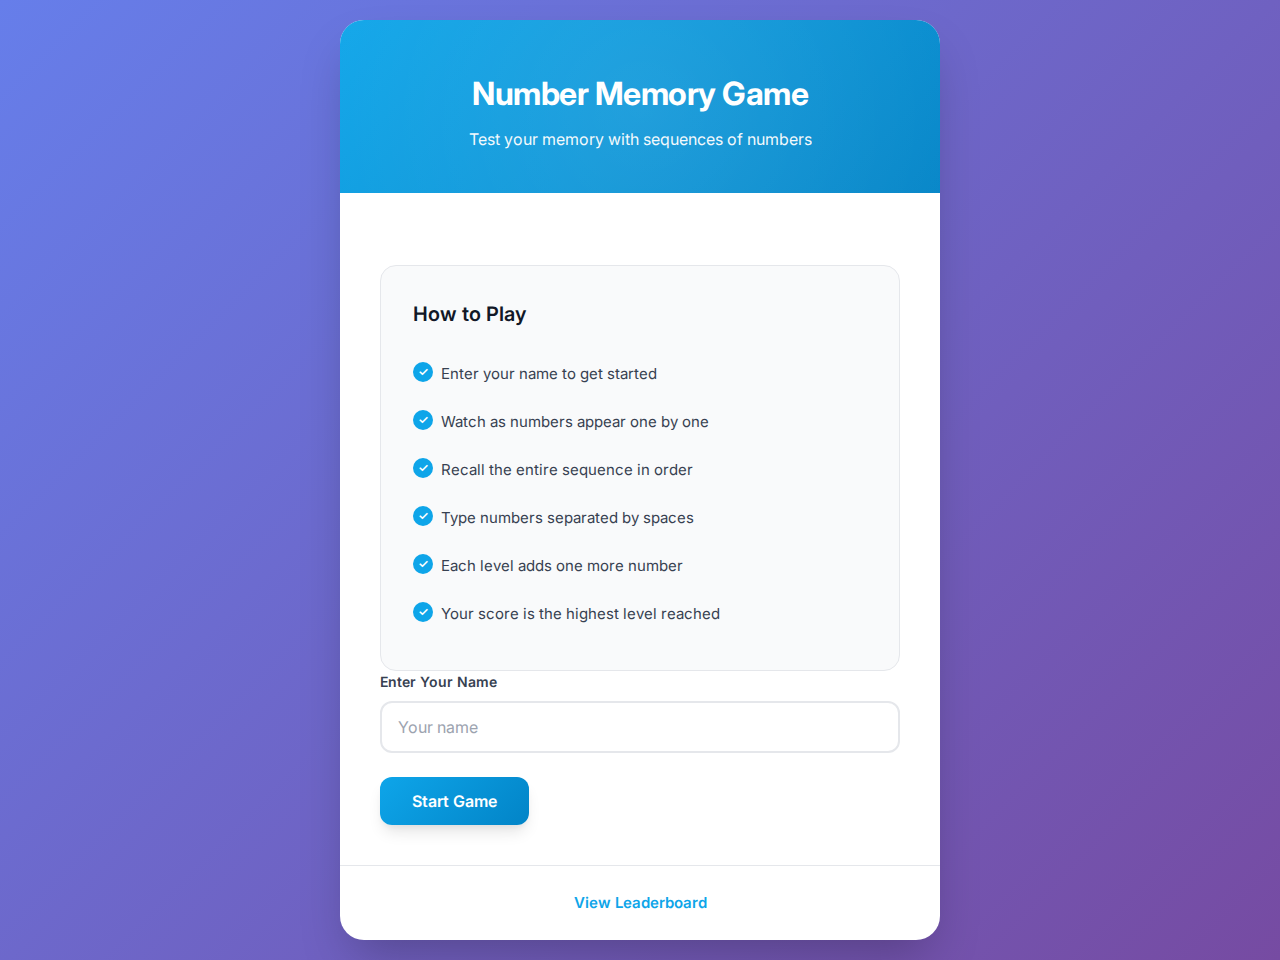
<file: templates/index.html>
<!DOCTYPE html>
<html lang="en">
<head>
    <meta charset="UTF-8">
    <meta name="viewport" content="width=device-width, initial-scale=1.0">
    <title>Number Memory Game</title>
    <link rel="stylesheet" href="/static/style.css">
</head>
<body>
    <div class="container">
        <div class="card welcome-card">
            <div class="header">
                <h1>Number Memory Game</h1>
                <p class="subtitle">Test your memory with sequences of numbers</p>
            </div>

            <div class="content">
                <div class="instructions">
                    <h2>How to Play</h2>
                    <ul>
                        <li>Enter your name to get started</li>
                        <li>Watch as numbers appear one by one</li>
                        <li>Recall the entire sequence in order</li>
                        <li>Type numbers separated by spaces</li>
                        <li>Each level adds one more number</li>
                        <li>Your score is the highest level reached</li>
                    </ul>
                </div>

                <form method="POST" action="/start-game" class="name-form">
                    <div class="form-group">
                        <label for="player_name">Enter Your Name</label>
                        <input
                            type="text"
                            id="player_name"
                            name="player_name"
                            placeholder="Your name"
                            required
                            maxlength="50"
                        />
                    </div>
                    <button type="submit" class="btn btn-primary">Start Game</button>
                </form>
            </div>

            <div class="footer-link">
                <a href="/leaderboard" class="link">View Leaderboard</a>
            </div>
        </div>
    </div>
</body>
</html>
</file>
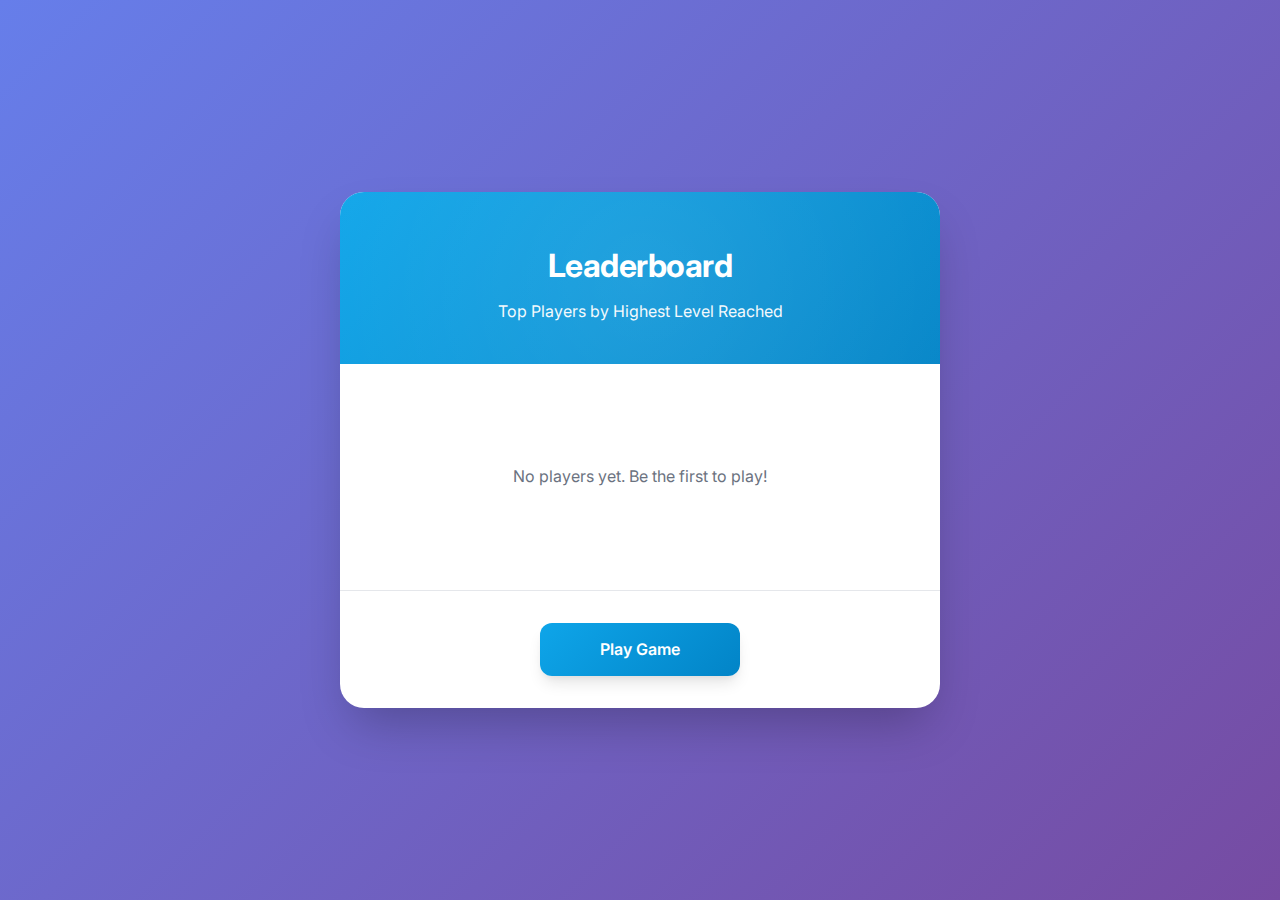
<file: templates/leaderboard.html>
<!DOCTYPE html>
<html lang="en">
<head>
    <meta charset="UTF-8">
    <meta name="viewport" content="width=device-width, initial-scale=1.0">
    <title>Leaderboard - Number Memory Game</title>
    <link rel="stylesheet" href="/static/style.css">
</head>
<body>
    <div class="container">
        <div class="card leaderboard-card">
            <div class="header">
                <h1>Leaderboard</h1>
                <p class="subtitle">Top Players by Highest Level Reached</p>
            </div>

            <div class="content">
                <div class="leaderboard-table-wrapper">
                    <table class="leaderboard-table">
                        <thead>
                            <tr>
                                <th>Rank</th>
                                <th>Player Name</th>
                                <th>Highest Level</th>
                            </tr>
                        </thead>
                        <tbody>
                            {{ leaderboard_rows }}
                        </tbody>
                    </table>
                </div>

                <div class="no-players" id="no-players-msg" style="display: none;">
                    <p>No players yet. Be the first to play!</p>
                </div>
            </div>

            <div class="action-buttons">
                <a href="/" class="btn btn-primary">Play Game</a>
            </div>
        </div>
    </div>

    <script>
        const tbody = document.querySelector('tbody');
        if (tbody.children.length === 0) {
            document.querySelector('.leaderboard-table-wrapper').style.display = 'none';
            document.getElementById('no-players-msg').style.display = 'block';
        }
    </script>
</body>
</html>
</file>
<file: static/style.css>
@import url('https://fonts.googleapis.com/css2?family=Inter:wght@300;400;500;600;700&display=swap');

:root {
    --primary: #0ea5e9;
    --primary-dark: #0284c7;
    --primary-light: #7dd3fc;
    --success: #10b981;
    --error: #ef4444;
    --gray-50: #f9fafb;
    --gray-100: #f3f4f6;
    --gray-200: #e5e7eb;
    --gray-300: #d1d5db;
    --gray-400: #9ca3af;
    --gray-500: #6b7280;
    --gray-600: #4b5563;
    --gray-700: #374151;
    --gray-800: #1f2937;
    --gray-900: #111827;
    --shadow-sm: 0 1px 2px 0 rgba(0, 0, 0, 0.05);
    --shadow: 0 4px 6px -1px rgba(0, 0, 0, 0.1), 0 2px 4px -1px rgba(0, 0, 0, 0.06);
    --shadow-lg: 0 10px 15px -3px rgba(0, 0, 0, 0.1), 0 4px 6px -2px rgba(0, 0, 0, 0.05);
    --shadow-xl: 0 20px 25px -5px rgba(0, 0, 0, 0.1), 0 10px 10px -5px rgba(0, 0, 0, 0.04);
    --shadow-2xl: 0 25px 50px -12px rgba(0, 0, 0, 0.25);
}

* {
    margin: 0;
    padding: 0;
    box-sizing: border-box;
}

body {
    font-family: 'Inter', -apple-system, BlinkMacSystemFont, 'Segoe UI', sans-serif;
    background: linear-gradient(135deg, #667eea 0%, #764ba2 100%);
    min-height: 100vh;
    display: flex;
    align-items: center;
    justify-content: center;
    padding: 20px;
    color: var(--gray-800);
    line-height: 1.6;
    -webkit-font-smoothing: antialiased;
    -moz-osx-font-smoothing: grayscale;
}

.container {
    width: 100%;
    max-width: 600px;
    animation: fadeIn 0.6s ease-out;
}

@keyframes fadeIn {
    from {
        opacity: 0;
        transform: translateY(20px);
    }

    to {
        opacity: 1;
        transform: translateY(0);
    }
}

.card {
    background: white;
    border-radius: 24px;
    box-shadow: var(--shadow-2xl);
    overflow: hidden;
    transition: all 0.3s ease;
}

.card:hover {
    box-shadow: 0 30px 60px -15px rgba(0, 0, 0, 0.3);
    transform: translateY(-2px);
}

.header {
    background: linear-gradient(135deg, var(--primary) 0%, var(--primary-dark) 100%);
    color: white;
    padding: 48px 40px 40px;
    text-align: center;
    position: relative;
    overflow: hidden;
}

.header::before {
    content: '';
    position: absolute;
    top: -50%;
    right: -50%;
    width: 200%;
    height: 200%;
    background: radial-gradient(circle, rgba(255, 255, 255, 0.1) 0%, transparent 70%);
    animation: pulse 8s ease-in-out infinite;
}

@keyframes pulse {

    0%,
    100% {
        transform: scale(1);
        opacity: 0.5;
    }

    50% {
        transform: scale(1.1);
        opacity: 0.8;
    }
}

.header h1 {
    font-size: 32px;
    font-weight: 700;
    margin-bottom: 8px;
    position: relative;
    z-index: 1;
    letter-spacing: -0.5px;
}

.header .subtitle {
    font-size: 16px;
    opacity: 0.95;
    font-weight: 400;
    position: relative;
    z-index: 1;
}

.header .player-info {
    font-size: 18px;
    font-weight: 500;
    opacity: 0.95;
    position: relative;
    z-index: 1;
}

.header .player-info #player-name {
    font-weight: 600;
    opacity: 1;
}

.content {
    padding: 40px;
}

.instructions {
    background: var(--gray-50);
    border-radius: 16px;
    padding: 32px;
    margin-top: 32px;
    border: 1px solid var(--gray-200);
}

.instructions h2 {
    font-size: 20px;
    font-weight: 600;
    margin-bottom: 20px;
    color: var(--gray-900);
}

.instructions ul {
    list-style: none;
    margin: 0;
}

.instructions li {
    padding: 12px 0;
    padding-left: 28px;
    position: relative;
    font-size: 15px;
    color: var(--gray-700);
}

.instructions li::before {
    content: '✓';
    position: absolute;
    left: 0;
    top: 12px;
    width: 20px;
    height: 20px;
    background: var(--primary);
    color: white;
    border-radius: 50%;
    display: flex;
    align-items: center;
    justify-content: center;
    font-size: 12px;
    font-weight: 600;
}

.form-group {
    margin-bottom: 24px;
}

.form-group label {
    display: block;
    font-size: 14px;
    font-weight: 600;
    color: var(--gray-700);
    margin-bottom: 8px;
}

.form-group input {
    width: 100%;
    padding: 14px 16px;
    border: 2px solid var(--gray-200);
    border-radius: 12px;
    font-size: 16px;
    font-family: inherit;
    transition: all 0.3s ease;
    background: white;
}

.form-group input:focus {
    outline: none;
    border-color: var(--primary);
    box-shadow: 0 0 0 4px rgba(14, 165, 233, 0.1);
}

.form-group input::placeholder {
    color: var(--gray-400);
}

.btn {
    display: inline-block;
    padding: 14px 32px;
    border-radius: 12px;
    font-size: 16px;
    font-weight: 600;
    text-decoration: none;
    border: none;
    cursor: pointer;
    transition: all 0.3s ease;
    font-family: inherit;
    text-align: center;
}

.btn-primary {
    background: linear-gradient(135deg, var(--primary) 0%, var(--primary-dark) 100%);
    color: white;
    box-shadow: var(--shadow-lg);
}

.btn-primary:hover {
    transform: translateY(-2px);
    box-shadow: var(--shadow-xl);
}

.btn-primary:active {
    transform: translateY(0);
}

.btn-primary:disabled {
    opacity: 0.6;
    cursor: not-allowed;
    transform: none;
}

.btn-secondary {
    background: white;
    color: var(--primary);
    border: 2px solid var(--primary);
    box-shadow: var(--shadow);
}

.btn-secondary:hover {
    background: var(--primary);
    color: white;
    transform: translateY(-2px);
    box-shadow: var(--shadow-xl);
}

.footer-link {
    padding: 24px 40px;
    text-align: center;
    border-top: 1px solid var(--gray-200);
}

.link {
    color: var(--primary);
    text-decoration: none;
    font-weight: 600;
    font-size: 15px;
    transition: all 0.2s ease;
    position: relative;
}

.link::after {
    content: '';
    position: absolute;
    bottom: -2px;
    left: 0;
    width: 0;
    height: 2px;
    background: var(--primary);
    transition: width 0.3s ease;
}

.link:hover::after {
    width: 100%;
}

.game-stats {
    background: white;
    padding: 32px 40px;
    display: flex;
    justify-content: center;
    gap: 48px;
    border-bottom: 1px solid var(--gray-200);
}

.stat {
    text-align: center;
}

.stat .label {
    display: block;
    font-size: 14px;
    font-weight: 500;
    color: var(--gray-500);
    margin-bottom: 8px;
    text-transform: uppercase;
    letter-spacing: 0.5px;
}

.stat .value {
    display: block;
    font-size: 36px;
    font-weight: 700;
    color: var(--primary);
    line-height: 1;
}

.display-area {
    padding: 60px 40px;
    background: linear-gradient(135deg, #f6f8fb 0%, #ffffff 100%);
    min-height: 250px;
    display: flex;
    align-items: center;
    justify-content: center;
}

.sequence-display {
    width: 100%;
    text-align: center;
}

.display-text {
    font-size: 72px;
    font-weight: 700;
    color: var(--primary);
    transition: opacity 0.3s ease, transform 0.3s ease;
    min-height: 90px;
    display: flex;
    align-items: center;
    justify-content: center;
    animation: scaleIn 0.3s ease;
}

@keyframes scaleIn {
    from {
        transform: scale(0.8);
        opacity: 0;
    }

    to {
        transform: scale(1);
        opacity: 1;
    }
}

.answer-form {
    animation: slideUp 0.4s ease;
}

@keyframes slideUp {
    from {
        opacity: 0;
        transform: translateY(20px);
    }

    to {
        opacity: 1;
        transform: translateY(0);
    }
}

.message-area {
    margin-top: 24px;
}

.message {
    padding: 16px 20px;
    border-radius: 12px;
    font-size: 15px;
    font-weight: 500;
    margin-bottom: 16px;
    animation: slideIn 0.3s ease;
}

@keyframes slideIn {
    from {
        opacity: 0;
        transform: translateX(-20px);
    }

    to {
        opacity: 1;
        transform: translateX(0);
    }
}

.message.success {
    background: rgba(16, 185, 129, 0.1);
    color: var(--success);
    border: 1px solid rgba(16, 185, 129, 0.2);
}

.message.error {
    background: rgba(239, 68, 68, 0.1);
    color: var(--error);
    border: 1px solid rgba(239, 68, 68, 0.2);
}

.end-game-buttons {
    display: flex;
    gap: 12px;
    margin-top: 24px;
    flex-wrap: wrap;
}

.end-game-buttons .btn {
    flex: 1;
    min-width: 160px;
}

.leaderboard-table-wrapper {
    overflow-x: auto;
    border-radius: 12px;
    border: 1px solid var(--gray-200);
}

.leaderboard-table {
    width: 100%;
    border-collapse: collapse;
    font-size: 15px;
}

.leaderboard-table thead {
    background: var(--gray-50);
}

.leaderboard-table th {
    padding: 16px 20px;
    text-align: left;
    font-weight: 600;
    color: var(--gray-700);
    text-transform: uppercase;
    font-size: 13px;
    letter-spacing: 0.5px;
}

.leaderboard-table td {
    padding: 16px 20px;
    border-top: 1px solid var(--gray-200);
    color: var(--gray-800);
}

.leaderboard-table tbody tr {
    transition: background 0.2s ease;
}

.leaderboard-table tbody tr:hover {
    background: var(--gray-50);
}

.leaderboard-table tbody tr:first-child {
    background: rgba(14, 165, 233, 0.05);
    font-weight: 600;
}

.leaderboard-table tbody tr:first-child:hover {
    background: rgba(14, 165, 233, 0.1);
}

.no-players {
    text-align: center;
    padding: 60px 20px;
    color: var(--gray-500);
}

.no-players p {
    font-size: 16px;
}

.action-buttons {
    padding: 32px 40px;
    display: flex;
    gap: 12px;
    justify-content: center;
    border-top: 1px solid var(--gray-200);
}

.action-buttons .btn {
    min-width: 200px;
}

@media (max-width: 640px) {
    body {
        padding: 12px;
    }

    .container {
        max-width: 100%;
    }

    .card {
        border-radius: 16px;
    }

    .header {
        padding: 32px 24px 24px;
    }

    .header h1 {
        font-size: 24px;
    }

    .header .subtitle,
    .header .player-info {
        font-size: 14px;
    }

    .content {
        padding: 24px;
    }

    .instructions {
        padding: 20px;
        margin-bottom: 24px;
    }

    .instructions h2 {
        font-size: 18px;
    }

    .instructions li {
        font-size: 14px;
        padding: 10px 0;
        padding-left: 28px;
    }

    .game-stats {
        padding: 24px;
        gap: 32px;
    }

    .stat .value {
        font-size: 28px;
    }

    .display-area {
        padding: 40px 24px;
        min-height: 200px;
    }

    .display-text {
        font-size: 56px;
    }

    .end-game-buttons {
        flex-direction: column;
    }

    .end-game-buttons .btn {
        width: 100%;
    }

    .action-buttons {
        padding: 24px;
        flex-direction: column;
    }

    .action-buttons .btn {
        width: 100%;
    }

    .leaderboard-table th,
    .leaderboard-table td {
        padding: 12px 16px;
    }

    .footer-link {
        padding: 20px 24px;
    }
}

@media (prefers-reduced-motion: reduce) {

    *,
    *::before,
    *::after {
        animation-duration: 0.01ms !important;
        animation-iteration-count: 1 !important;
        transition-duration: 0.01ms !important;
    }
}
</file>
